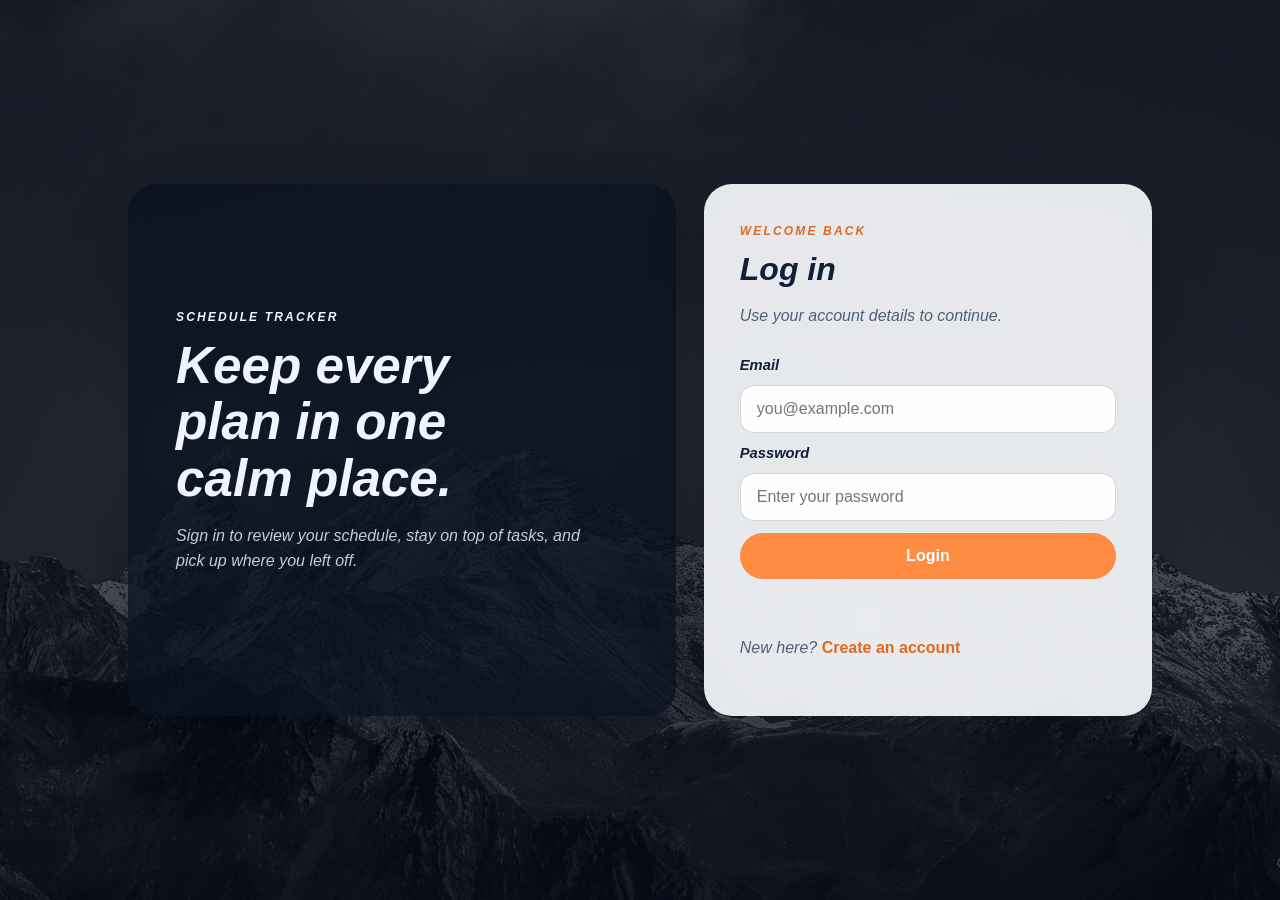
<file: index.html>
<!DOCTYPE html>
<html lang="en">

<head>
    <meta charset="UTF-8">
    <meta name="viewport" content="width=device-width, initial-scale=1.0">
    <title>Schedule Tracker | Login</title>
    <link rel="stylesheet" href="style.css">
</head>

<body class="auth-page">
    <main class="auth-shell">
        <section class="brand-panel">
            <p class="eyebrow">Schedule Tracker</p>
            <h1>Keep every plan in one calm place.</h1>
            <p class="brand-copy">Sign in to review your schedule, stay on top of tasks, and pick up where you left off.</p>
        </section>

        <section class="auth-card">
            <p class="card-kicker">Welcome back</p>
            <h2>Log in</h2>
            <p class="card-copy">Use your account details to continue.</p>

            <form id="loginForm" class="auth-form">
                <label for="loginEmail">Email</label>
                <input type="email" id="loginEmail" placeholder="you@example.com" required>

                <label for="loginPassword">Password</label>
                <input type="password" id="loginPassword" placeholder="Enter your password" required>

                <button type="submit">Login</button>
            </form>

            <p id="loginMessage" class="status-message" aria-live="polite"></p>
            <p class="switch-text">New here? <button type="button" class="text-button" onclick="goToSignup()">Create an account</button></p>
        </section>
    </main>

    <script src="script.js"></script>
</body>

</html>
</file>
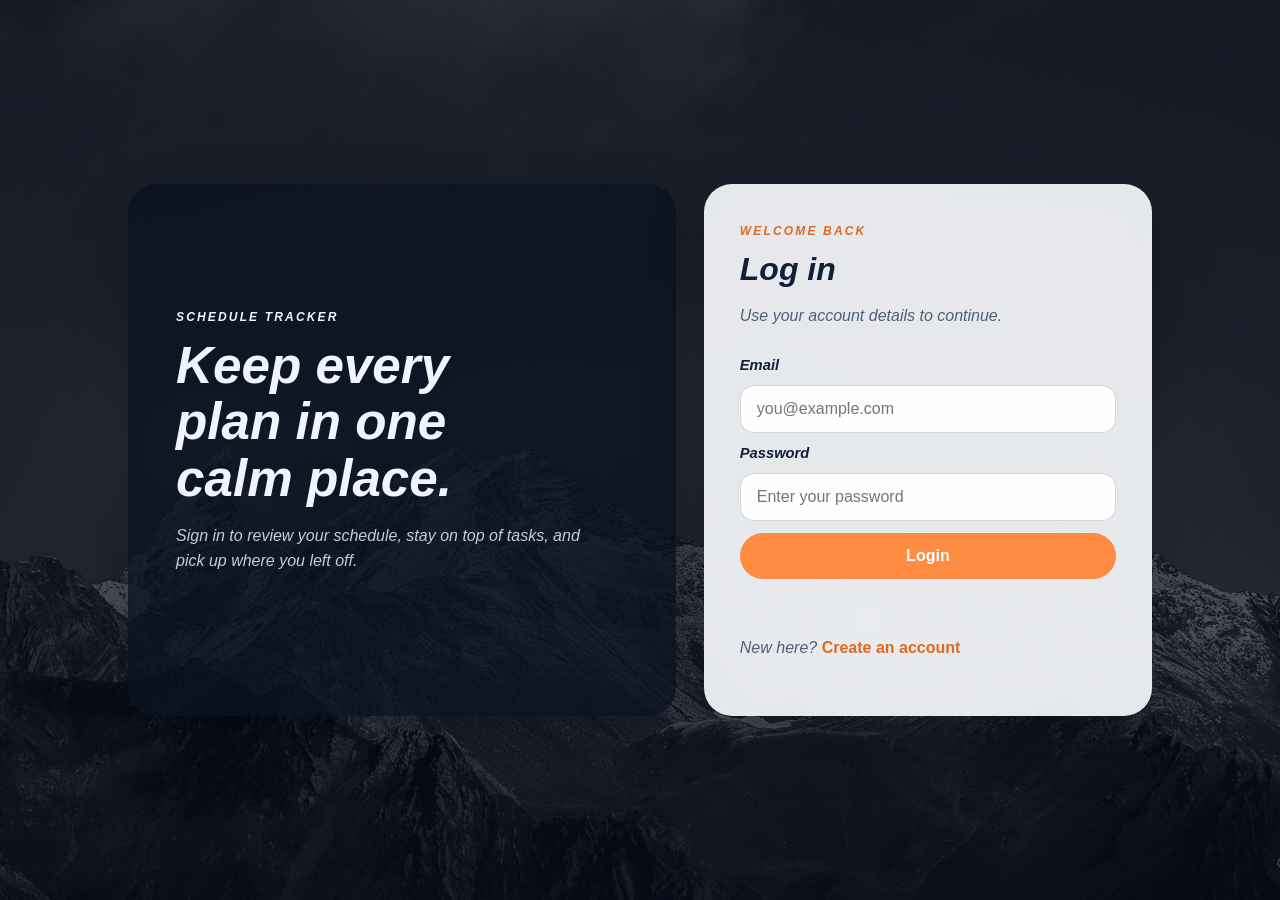
<file: dashboard.html>
<!DOCTYPE html>
<html lang="en">

<head>
    <meta charset="UTF-8">
    <meta name="viewport" content="width=device-width, initial-scale=1.0">
    <title>Schedule Tracker | Dashboard</title>
    <link rel="stylesheet" href="style.css">
</head>

<body class="home-page">
    <main class="home-shell">
        <section class="home-card">
            <div class="home-topbar">
                <div>
                    <p class="eyebrow">Dashboard</p>
                    <h1 id="welcomeText">Welcome</h1>
                    <p id="userDetails" class="card-copy"></p>
                </div>
                <button type="button" class="secondary-button" onclick="logout()">Logout</button>
            </div>

            <section class="schedule-panel">
                <div class="section-heading">
                    <div>
                        <h2>Today's Schedule</h2>
                        <p id="todayLabel" class="section-copy"></p>
                    </div>
                </div>

                <form id="taskForm" class="task-form">
                    <div class="task-form-grid">
                        <div>
                            <label for="taskTitle">Task</label>
                            <input type="text" id="taskTitle" placeholder="Morning standup" required>
                        </div>
                        <div>
                            <label for="taskTime">Time</label>
                            <input type="time" id="taskTime" required>
                        </div>
                    </div>

                    <label for="taskNotes">Notes</label>
                    <input type="text" id="taskNotes" placeholder="Optional details">

                    <button type="submit">Add to Today</button>
                </form>

                <p id="taskMessage" class="status-message" aria-live="polite"></p>

                <section class="progress-panel">
                    <div class="progress-header">
                        <div>
                            <h3>Daily Progress</h3>
                            <p id="progressSummary" class="section-copy">No tasks added yet.</p>
                        </div>
                        <span id="productivityBadge" class="productivity-badge neutral">Waiting for tasks</span>
                    </div>

                    <div class="progress-track" aria-hidden="true">
                        <div id="progressBar" class="progress-bar"></div>
                    </div>

                    <div class="progress-stats">
                        <div class="stat-card">
                            <span class="stat-label">Completed</span>
                            <strong id="doneCount">0</strong>
                        </div>
                        <div class="stat-card">
                            <span class="stat-label">Missed</span>
                            <strong id="missedCount">0</strong>
                        </div>
                        <div class="stat-card">
                            <span class="stat-label">Pending</span>
                            <strong id="pendingCount">0</strong>
                        </div>
                        <div class="stat-card">
                            <span class="stat-label">Progress</span>
                            <strong id="progressPercent">0%</strong>
                        </div>
                    </div>
                </section>

                <div id="scheduleList" class="schedule-list"></div>
            </section>

            <section class="schedule-panel history-panel">
                <div class="section-heading">
                    <div>
                        <h2>Previous Schedule History</h2>
                        <p class="section-copy">Your saved schedule stays available for at least the last 365 days.</p>
                    </div>
                </div>

                <div id="historyList" class="history-list"></div>
            </section>
        </section>
    </main>

    <script src="script.js"></script>
</body>

</html>
</file>
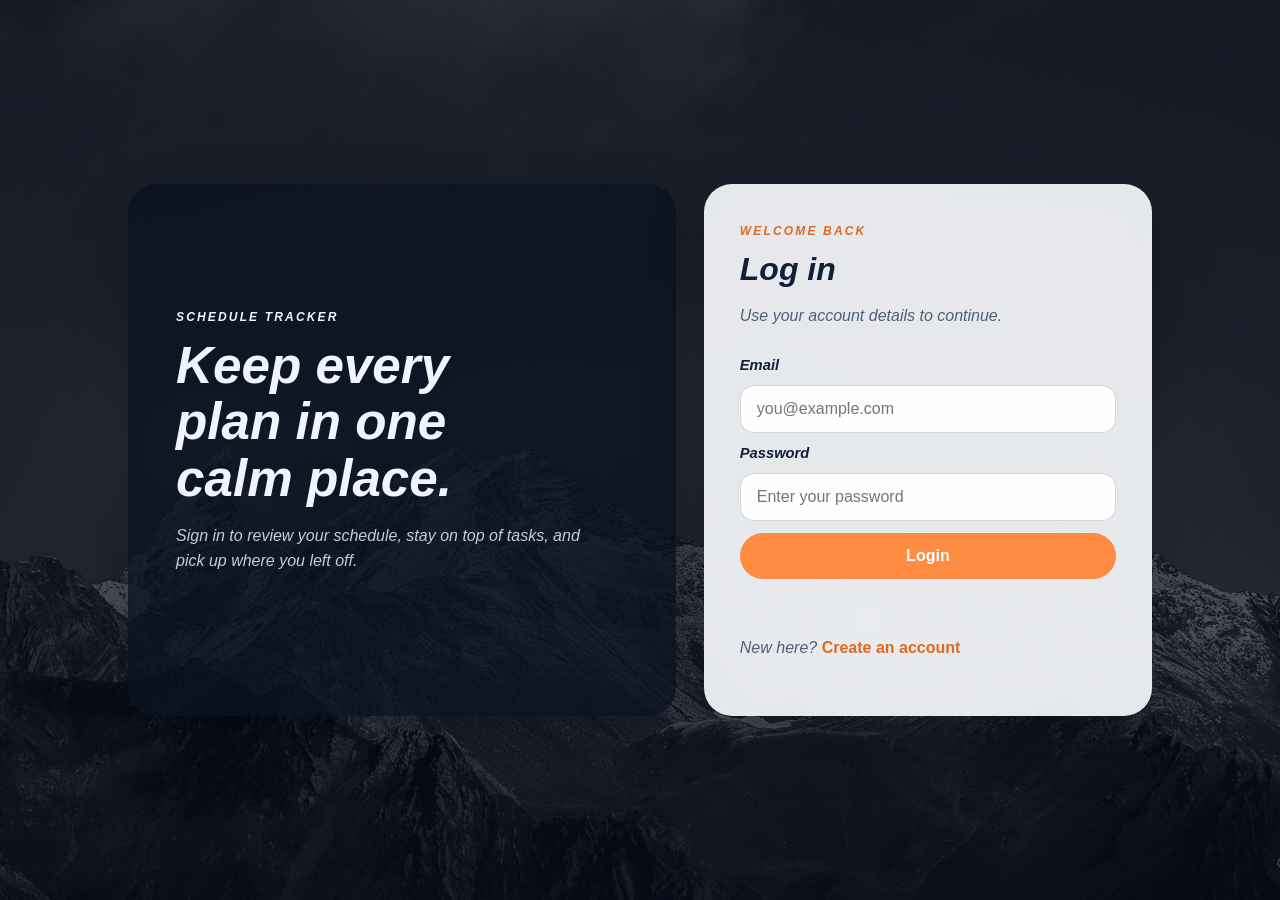
<file: home.html>
<!DOCTYPE html>
<html lang="en">

<head>
    <meta charset="UTF-8">
    <meta http-equiv="refresh" content="0; url=dashboard.html">
    <meta name="viewport" content="width=device-width, initial-scale=1.0">
    <title>Redirecting...</title>
</head>

<body>
    <p>Redirecting to dashboard...</p>
</body>

</html>
</file>
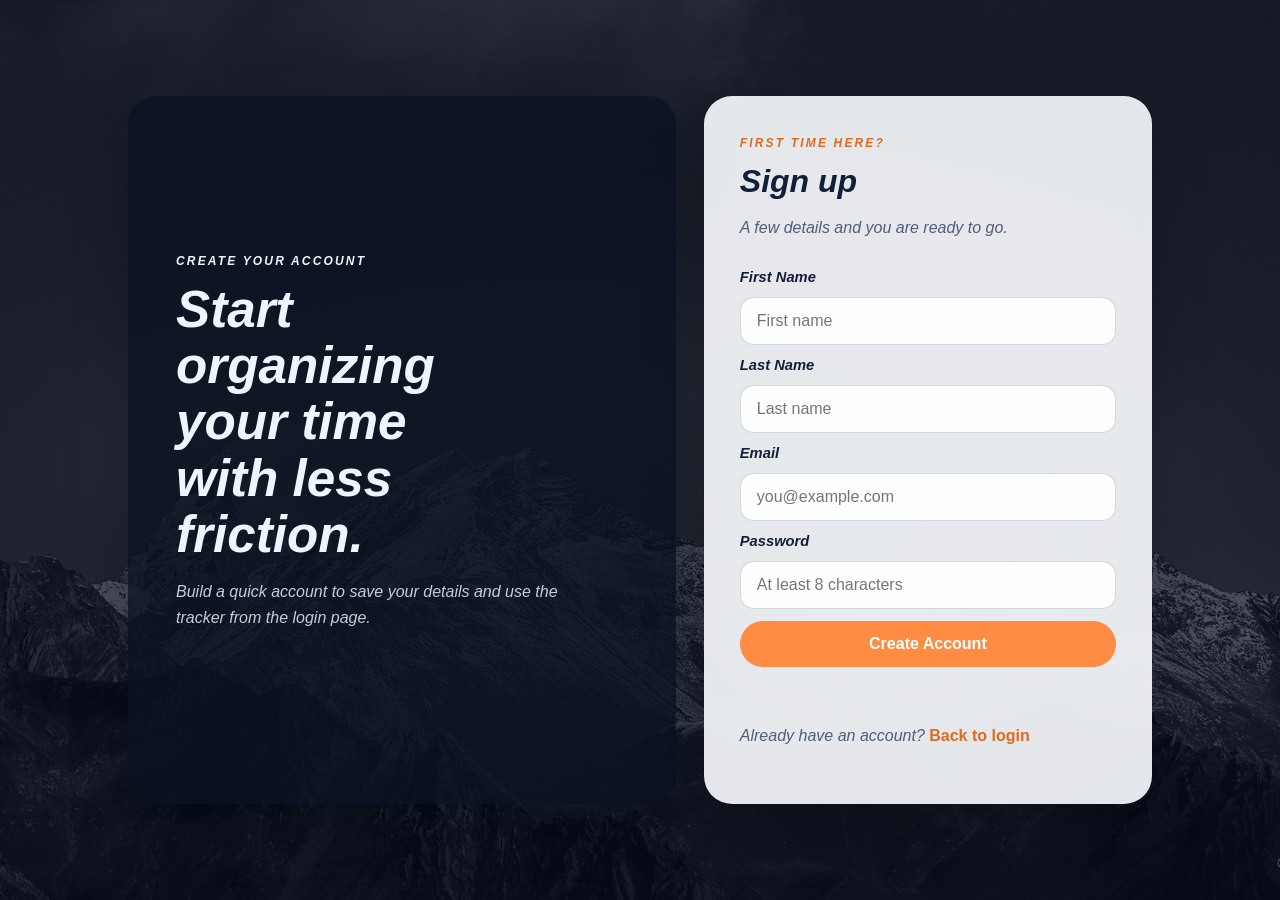
<file: signup.html>
<!DOCTYPE html>
<html lang="en">

<head>
    <meta charset="UTF-8">
    <meta name="viewport" content="width=device-width, initial-scale=1.0">
    <title>Schedule Tracker | Sign Up</title>
    <link rel="stylesheet" href="style.css">
</head>

<body class="auth-page">
    <main class="auth-shell">
        <section class="brand-panel">
            <p class="eyebrow">Create your account</p>
            <h1>Start organizing your time with less friction.</h1>
            <p class="brand-copy">Build a quick account to save your details and use the tracker from the login page.</p>
        </section>

        <section class="auth-card">
            <p class="card-kicker">First time here?</p>
            <h2>Sign up</h2>
            <p class="card-copy">A few details and you are ready to go.</p>

            <form id="signupForm" class="auth-form">
                <label for="firstName">First Name</label>
                <input type="text" id="firstName" placeholder="First name" required>

                <label for="lastName">Last Name</label>
                <input type="text" id="lastName" placeholder="Last name" required>

                <label for="signupEmail">Email</label>
                <input type="email" id="signupEmail" placeholder="you@example.com" required>

                <label for="signupPassword">Password</label>
                <input type="password" id="signupPassword" placeholder="At least 8 characters" required>

                <button type="submit">Create Account</button>
            </form>

            <p id="signupMessage" class="status-message" aria-live="polite"></p>
            <p class="switch-text">Already have an account? <button type="button" class="text-button" onclick="goToLogin()">Back to login</button></p>
        </section>
    </main>

    <script src="script.js"></script>
</body>

</html>
</file>
<file: style.css>
:root {
    --bg-overlay: rgba(8, 15, 31, 0.7);
    --panel-bg: rgba(10, 17, 33, 0.78);
    --card-bg: rgba(248, 250, 252, 0.92);
    --text-main: #10203a;
    --text-soft: #4f5f7a;
    --text-light: #eff4ff;
    --accent: #ff8c42;
    --accent-dark: #de6b21;
    --input-border: rgba(79, 95, 122, 0.25);
    --shadow: 0 24px 60px rgba(0, 0, 0, 0.24);
    --success: #18794e;
    --error: #c43d34;
}

* {
    box-sizing: border-box;
}

body {
    margin: 0;
    min-height: 100vh;
    font-family: "Segoe UI", Tahoma, Geneva, Verdana, sans-serif;
    background-image:
        linear-gradient(var(--bg-overlay), var(--bg-overlay)),
        url("background.jpg");
    background-size: cover;
    background-position: center;
    color: var(--text-main);
}

.auth-page,
.home-page {
    display: grid;
    place-items: center;
    padding: 24px;
}

.auth-shell,
.home-shell {
    width: min(1024px, 100%);
}

.auth-shell {
    display: grid;
    grid-template-columns: 1.1fr 0.9fr;
    gap: 28px;
    align-items: stretch;
}

.brand-panel,
.auth-card,
.home-card {
    border-radius: 28px;
    box-shadow: var(--shadow);
    font-style: italic;
}

.brand-panel {
    padding: 48px;
    background: var(--panel-bg);
    color: var(--text-light);
    display: flex;
    flex-direction: column;
    justify-content: center;
}

.auth-card,
.home-card {
    padding: 40px 36px;
    background: var(--card-bg);
    backdrop-filter: blur(10px);
    font-style: italic;
}

.eyebrow,
.card-kicker {
    margin: 0 0 14px;
    text-transform: uppercase;
    letter-spacing: 0.18em;
    font-size: 0.75rem;
    font-weight: 700;
}

.card-kicker {
    color: var(--accent-dark);
}

h1,
h2 {
    margin: 0;
    line-height: 1.1;
}

h1 {
    font-size: clamp(2.4rem, 4vw, 4rem);
    max-width: 10ch;
}

h2 {
    font-size: 2rem;
}

.brand-copy,
.card-copy,
.switch-text,
#userDetails {
    margin-top: 16px;
    line-height: 1.6;
    color: var(--text-soft);
}

.brand-copy {
    color: rgba(239, 244, 255, 0.82);
    max-width: 46ch;
}

.auth-form {
    display: grid;
    gap: 12px;
    margin-top: 28px;
}

label {
    font-size: 0.92rem;
    font-weight: 600;
    color: var(--text-main);
}

input {
    width: 100%;
    padding: 14px 16px;
    border-radius: 14px;
    border: 1px solid var(--input-border);
    font-size: 1rem;
    color: var(--text-main);
    background: rgba(255, 255, 255, 0.95);
}

input:focus {
    outline: 2px solid rgba(255, 140, 66, 0.22);
    border-color: var(--accent);
}

button {
    border: none;
    border-radius: 999px;
    padding: 14px 20px;
    background: var(--accent);
    color: #fff;
    font-size: 1rem;
    font-weight: 700;
    cursor: pointer;
    transition: transform 0.2s ease, background 0.2s ease;
}

button:hover {
    background: var(--accent-dark);
    transform: translateY(-1px);
}

.text-button {
    padding: 0;
    background: transparent;
    color: var(--accent-dark);
    border-radius: 0;
}

.text-button:hover {
    background: transparent;
    transform: none;
    text-decoration: underline;
}

.status-message {
    min-height: 24px;
    margin: 16px 0 0;
    font-weight: 600;
}

.status-message.error {
    color: var(--error);
}

.status-message.success {
    color: var(--success);
}

.home-shell {
    display: flex;
    justify-content: center;
}

.home-card {
    width: min(920px, 100%);
    text-align: left;
}

.home-topbar {
    display: flex;
    justify-content: space-between;
    align-items: flex-start;
    gap: 20px;
}

.secondary-button {
    background: #17304f;
}

.secondary-button:hover {
    background: #0f2238;
}

.schedule-panel {
    margin-top: 32px;
}

.section-heading {
    margin-bottom: 20px;
}

.section-heading h2 {
    font-size: 1.65rem;
}

.section-copy {
    margin: 10px 0 0;
    color: var(--text-soft);
}

.task-form {
    display: grid;
    gap: 14px;
    padding: 22px;
    border-radius: 22px;
    background: rgba(16, 32, 58, 0.05);
}

.progress-panel {
    margin-top: 18px;
    padding: 22px;
    border-radius: 22px;
    background: rgba(16, 32, 58, 0.05);
}

.progress-header {
    display: flex;
    justify-content: space-between;
    align-items: flex-start;
    gap: 16px;
}

.progress-header h3 {
    margin: 0;
    font-size: 1.2rem;
}

.productivity-badge {
    display: inline-flex;
    align-items: center;
    padding: 9px 14px;
    border-radius: 999px;
    font-size: 0.85rem;
    font-weight: 700;
    white-space: nowrap;
}

.productivity-badge.neutral {
    background: rgba(79, 95, 122, 0.12);
    color: var(--text-soft);
}

.productivity-badge.productive {
    background: rgba(24, 121, 78, 0.12);
    color: var(--success);
}

.productivity-badge.not-productive {
    background: rgba(196, 61, 52, 0.12);
    color: var(--error);
}

.progress-track {
    width: 100%;
    height: 16px;
    margin-top: 18px;
    border-radius: 999px;
    overflow: hidden;
    background: rgba(79, 95, 122, 0.14);
}

.progress-bar {
    height: 100%;
    width: 0;
    border-radius: inherit;
    transition: width 0.25s ease;
}

.progressive-bar,
.productive-bar {
    background: linear-gradient(90deg, #1f9d67, #43c98a);
}

.needs-work-bar {
    background: linear-gradient(90deg, #ff8c42, #e35d4f);
}

.progress-stats {
    display: grid;
    grid-template-columns: repeat(4, minmax(0, 1fr));
    gap: 12px;
    margin-top: 18px;
}

.stat-card {
    padding: 14px;
    border-radius: 16px;
    background: rgba(255, 255, 255, 0.8);
}

.stat-label {
    display: block;
    color: var(--text-soft);
    font-size: 0.85rem;
    margin-bottom: 6px;
}

.stat-card strong {
    font-size: 1.25rem;
}

.task-form-grid {
    display: grid;
    grid-template-columns: 1.5fr 0.8fr;
    gap: 14px;
}

.schedule-list {
    display: grid;
    gap: 16px;
    margin-top: 18px;
}

.history-panel {
    margin-top: 24px;
}

.history-list {
    display: grid;
    gap: 20px;
}

.history-group {
    display: grid;
    gap: 14px;
}

.history-heading {
    display: flex;
    justify-content: space-between;
    align-items: center;
    gap: 12px;
}

.history-heading h3 {
    margin: 0;
    font-size: 1.15rem;
}

.history-count {
    color: var(--text-soft);
    font-size: 0.92rem;
    font-weight: 600;
}

.history-items {
    display: grid;
    gap: 12px;
}

.history-item {
    padding: 18px 20px;
}

.schedule-item {
    display: flex;
    justify-content: space-between;
    gap: 20px;
    padding: 22px;
    border-radius: 22px;
    background: #ffffff;
    border: 1px solid rgba(79, 95, 122, 0.12);
}

.schedule-meta {
    display: flex;
    gap: 18px;
    align-items: flex-start;
}

.task-time {
    min-width: 90px;
    margin: 0;
    font-size: 0.95rem;
    font-weight: 700;
    color: var(--accent-dark);
}

.schedule-item h3 {
    margin: 0;
    font-size: 1.15rem;
}

.task-notes {
    margin: 8px 0 0;
    color: var(--text-soft);
    line-height: 1.5;
}

.task-actions {
    display: flex;
    flex-direction: column;
    align-items: flex-end;
    gap: 12px;
}

.task-status {
    padding: 8px 12px;
    border-radius: 999px;
    font-size: 0.85rem;
    font-weight: 700;
    background: rgba(79, 95, 122, 0.12);
    color: var(--text-soft);
}

.task-buttons {
    display: flex;
    gap: 10px;
}

.status-button {
    min-width: 78px;
}

.done-button {
    background: var(--success);
}

.done-button:hover {
    background: #12603d;
}

.missed-button {
    background: var(--error);
}

.missed-button:hover {
    background: #a23029;
}

.status-done {
    border-color: rgba(24, 121, 78, 0.28);
    background: rgba(24, 121, 78, 0.08);
}

.status-missed {
    border-color: rgba(196, 61, 52, 0.22);
    background: rgba(196, 61, 52, 0.06);
}

.empty-state {
    padding: 32px 24px;
    border-radius: 22px;
    text-align: center;
    background: rgba(16, 32, 58, 0.05);
}

.empty-state h3 {
    margin: 0;
}

.empty-state p {
    margin: 10px 0 0;
    color: var(--text-soft);
}

@media (max-width: 820px) {
    .auth-shell {
        grid-template-columns: 1fr;
    }

    .brand-panel,
    .auth-card,
    .home-card {
        padding: 32px 24px;
    }

    h1 {
        max-width: none;
    }

    .task-form-grid {
        grid-template-columns: 1fr;
    }

    .home-topbar,
    .progress-header,
    .schedule-item,
    .schedule-meta,
    .task-actions,
    .history-heading {
        flex-direction: column;
    }

    .progress-stats {
        grid-template-columns: repeat(2, minmax(0, 1fr));
    }

    .task-actions {
        align-items: stretch;
    }

    .task-buttons {
        width: 100%;
        flex-direction: column;
    }

    .status-button,
    .secondary-button {
        width: 100%;
    }
}
</file>
